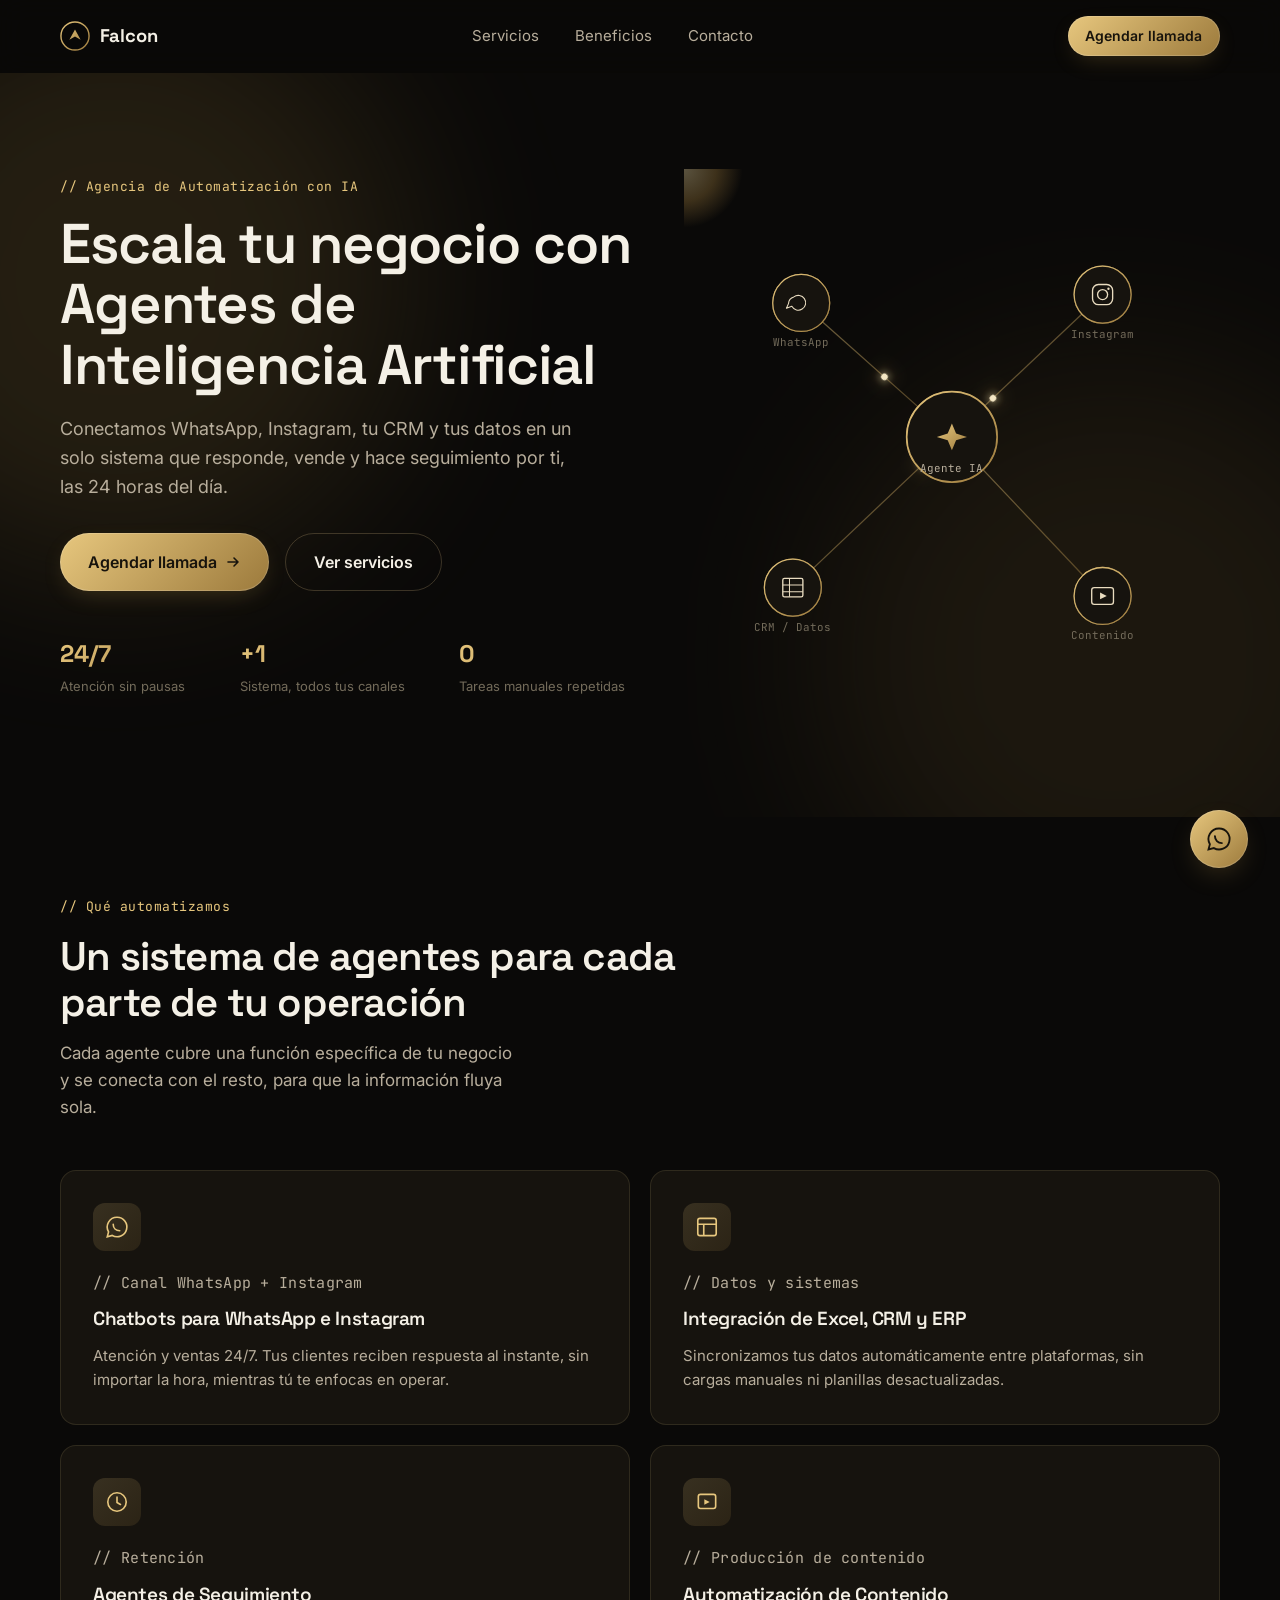
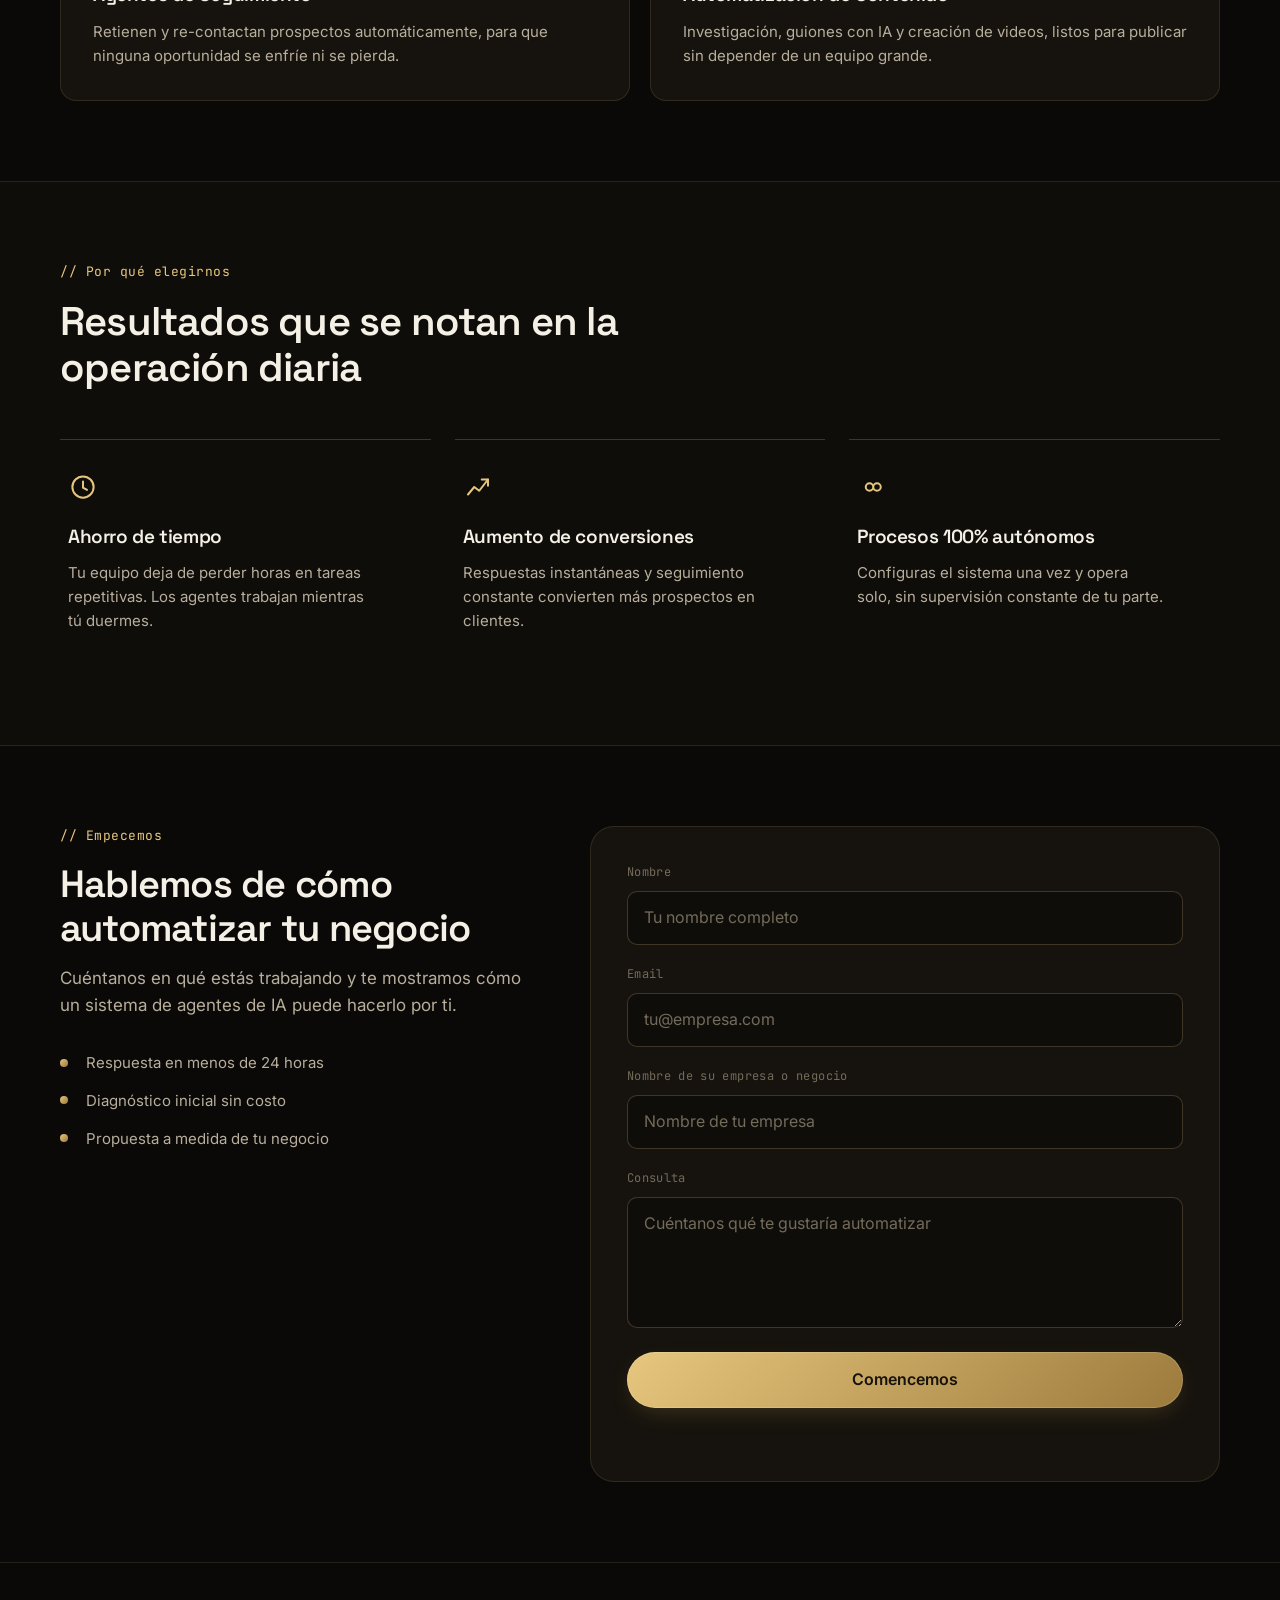
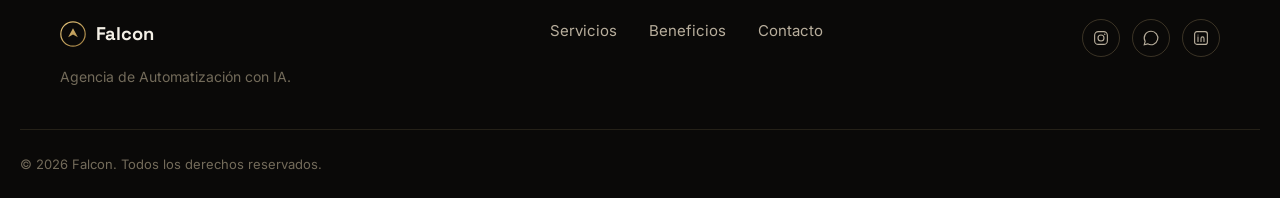
<file: index.html>
<!DOCTYPE html>
<html lang="es">
<head>
<meta charset="UTF-8">
<meta name="viewport" content="width=device-width, initial-scale=1.0">
<title>Falcon — Agencia de Automatización con IA</title>
<meta name="description" content="Falcon automatiza tu negocio con agentes de Inteligencia Artificial: WhatsApp, Instagram, CRM y contenido, trabajando 24/7.">
<link rel="icon" href="data:image/svg+xml,%3Csvg xmlns='http://www.w3.org/2000/svg' viewBox='0 0 64 64'%3E%3Cdefs%3E%3ClinearGradient id='g' x1='0' y1='0' x2='1' y2='1'%3E%3Cstop offset='0' stop-color='%23e7c77e'/%3E%3Cstop offset='1' stop-color='%239c7a3c'/%3E%3C/linearGradient%3E%3C/defs%3E%3Ccircle cx='32' cy='32' r='30' fill='%230a0908'/%3E%3Ccircle cx='32' cy='32' r='30' fill='none' stroke='url(%23g)' stroke-width='3'/%3E%3Cpath d='M20 40 L32 18 L44 40 L32 33 Z' fill='url(%23g)'/%3E%3C/svg%3E">
<link rel="preconnect" href="https://fonts.googleapis.com">
<link rel="preconnect" href="https://fonts.gstatic.com" crossorigin>
<link href="https://fonts.googleapis.com/css2?family=Space+Grotesk:wght@500;600;700&family=Inter:wght@400;500;600&family=JetBrains+Mono:wght@400;500&display=swap" rel="stylesheet">
<link rel="stylesheet" href="styles.css">
</head>
<body>

<a class="skip-link" href="#contenido">Saltar al contenido</a>

<header class="site-header" id="header">
  <div class="container header-inner">
    <a href="#inicio" class="logo" aria-label="Falcon, inicio">
      <svg class="logo-mark" width="30" height="30" viewBox="0 0 64 64" fill="none" aria-hidden="true">
        <circle cx="32" cy="32" r="30" fill="none" stroke="url(#logoGrad)" stroke-width="3"/>
        <path d="M20 40 L32 18 L44 40 L32 33 Z" fill="url(#logoGrad)"/>
        <defs>
          <linearGradient id="logoGrad" x1="0" y1="0" x2="64" y2="64" gradientUnits="userSpaceOnUse">
            <stop offset="0" stop-color="#e7c77e"/>
            <stop offset="1" stop-color="#9c7a3c"/>
          </linearGradient>
        </defs>
      </svg>
      <span class="logo-word">Falcon</span>
    </a>

    <nav class="main-nav" id="main-nav" aria-label="Navegación principal">
      <a href="#servicios">Servicios</a>
      <a href="#beneficios">Beneficios</a>
      <a href="#contacto">Contacto</a>
    </nav>

    <div class="header-actions">
      <a href="#contacto" class="btn btn-primary btn-small">Agendar llamada</a>
      <button class="nav-toggle" id="nav-toggle" aria-expanded="false" aria-controls="mobile-menu" aria-label="Abrir menú">
        <span></span><span></span><span></span>
      </button>
    </div>
  </div>

  <div class="mobile-menu" id="mobile-menu">
    <a href="#servicios">Servicios</a>
    <a href="#beneficios">Beneficios</a>
    <a href="#contacto">Contacto</a>
    <a href="#contacto" class="btn btn-primary">Agendar llamada</a>
  </div>
</header>

<main id="contenido">

  <!-- HERO -->
  <section class="hero" id="inicio">
    <div class="hero-glow hero-glow-a" aria-hidden="true"></div>
    <div class="hero-glow hero-glow-b" aria-hidden="true"></div>

    <div class="container hero-grid">
      <div class="hero-copy reveal">
        <p class="eyebrow">// Agencia de Automatización con IA</p>
        <h1 class="hero-title">Escala tu negocio con Agentes de Inteligencia Artificial</h1>
        <p class="hero-subtitle">Conectamos WhatsApp, Instagram, tu CRM y tus datos en un solo sistema que responde, vende y hace seguimiento por ti, las 24 horas del día.</p>
        <div class="hero-actions">
          <a href="#contacto" class="btn btn-primary btn-large">
            Agendar llamada
            <svg width="16" height="16" viewBox="0 0 16 16" fill="none" aria-hidden="true"><path d="M3 8h10M9 4l4 4-4 4" stroke="currentColor" stroke-width="1.6" stroke-linecap="round" stroke-linejoin="round"/></svg>
          </a>
          <a href="#servicios" class="btn btn-ghost btn-large">Ver servicios</a>
        </div>
        <dl class="hero-stats">
          <div>
            <dt>24/7</dt>
            <dd>Atención sin pausas</dd>
          </div>
          <div>
            <dt>+1</dt>
            <dd>Sistema, todos tus canales</dd>
          </div>
          <div>
            <dt>0</dt>
            <dd>Tareas manuales repetidas</dd>
          </div>
        </dl>
      </div>

      <div class="hero-visual" aria-hidden="true">
        <svg class="network" viewBox="0 0 640 640" xmlns="http://www.w3.org/2000/svg">
          <defs>
            <linearGradient id="lineGrad" x1="0" y1="0" x2="1" y2="1">
              <stop offset="0" stop-color="#e7c77e"/>
              <stop offset="1" stop-color="#9c7a3c"/>
            </linearGradient>
            <radialGradient id="hubGlow" cx="50%" cy="50%" r="50%">
              <stop offset="0" stop-color="#f0dca6"/>
              <stop offset="55%" stop-color="#9c7a3c"/>
              <stop offset="100%" stop-color="#9c7a3c" stop-opacity="0"/>
            </radialGradient>
          </defs>

          <path id="pathWA" class="network-line" d="M320,320 L140,160" />
          <path id="pathIG" class="network-line" d="M320,320 L500,150" />
          <path id="pathDB" class="network-line" d="M320,320 L130,500" />
          <path id="pathCT" class="network-line" d="M320,320 L500,510" />

          <circle class="packet" r="4" fill="#f4e6c4"><animateMotion dur="3.2s" repeatCount="indefinite" rotate="auto"><mpath href="#pathWA"/></animateMotion></circle>
          <circle class="packet" r="4" fill="#f4e6c4"><animateMotion dur="3.8s" begin="0.4s" repeatCount="indefinite" rotate="auto"><mpath href="#pathIG"/></animateMotion></circle>
          <circle class="packet" r="4" fill="#f4e6c4"><animateMotion dur="3.5s" begin="0.8s" repeatCount="indefinite" rotate="auto"><mpath href="#pathDB"/></animateMotion></circle>
          <circle class="packet" r="4" fill="#f4e6c4"><animateMotion dur="4.1s" begin="1.2s" repeatCount="indefinite" rotate="auto"><mpath href="#pathCT"/></animateMotion></circle>

          <g class="node" transform="translate(140,160)">
            <circle class="node-ring" r="34"/>
            <circle r="34" fill="#16130e" stroke="url(#lineGrad)" stroke-width="1.5"/>
            <path d="M-11,-9 a11,11 0 1 1 -3,14 l-8,3 3,-7 a11,11 0 0 1 8,-10z" transform="translate(0,0) scale(0.8)" fill="none" stroke="#e9dcc0" stroke-width="1.6" stroke-linejoin="round"/>
            <text x="0" y="52" text-anchor="middle" class="node-label">WhatsApp</text>
          </g>

          <g class="node" transform="translate(500,150)">
            <circle class="node-ring" r="34"/>
            <circle r="34" fill="#16130e" stroke="url(#lineGrad)" stroke-width="1.5"/>
            <rect x="-12" y="-12" width="24" height="24" rx="7" fill="none" stroke="#e9dcc0" stroke-width="1.6"/>
            <circle r="6" fill="none" stroke="#e9dcc0" stroke-width="1.6"/>
            <circle cx="7" cy="-7" r="1.4" fill="#e9dcc0"/>
            <text x="0" y="52" text-anchor="middle" class="node-label">Instagram</text>
          </g>

          <g class="node" transform="translate(130,500)">
            <circle class="node-ring" r="34"/>
            <circle r="34" fill="#16130e" stroke="url(#lineGrad)" stroke-width="1.5"/>
            <rect x="-12" y="-11" width="24" height="22" rx="2" fill="none" stroke="#e9dcc0" stroke-width="1.6"/>
            <path d="M-12,-3 h24 M-12,5 h24 M-4,-11 v22" stroke="#e9dcc0" stroke-width="1.2"/>
            <text x="0" y="52" text-anchor="middle" class="node-label">CRM / Datos</text>
          </g>

          <g class="node" transform="translate(500,510)">
            <circle class="node-ring" r="34"/>
            <circle r="34" fill="#16130e" stroke="url(#lineGrad)" stroke-width="1.5"/>
            <rect x="-13" y="-10" width="26" height="20" rx="3" fill="none" stroke="#e9dcc0" stroke-width="1.6"/>
            <path d="M-3,-4 l8,4 -8,4z" fill="#e9dcc0"/>
            <text x="0" y="52" text-anchor="middle" class="node-label">Contenido</text>
          </g>

          <g class="hub">
            <circle r="70" fill="url(#hubGlow)" opacity="0.35"/>
            <circle class="hub-ring" r="54"/>
            <circle r="54" fill="#16130e" stroke="url(#lineGrad)" stroke-width="2" transform="translate(320,320)" />
          </g>
          <g transform="translate(320,320)">
            <path d="M0,-16 L5,-4 L18,0 L5,4 L0,16 L-5,4 L-18,0 L-5,-4 Z" fill="url(#lineGrad)"/>
            <text x="0" y="42" text-anchor="middle" class="node-label node-label-hub">Agente IA</text>
          </g>
        </svg>
      </div>
    </div>
  </section>

  <!-- SERVICIOS -->
  <section class="section" id="servicios">
    <div class="container">
      <div class="section-head reveal">
        <p class="eyebrow">// Qué automatizamos</p>
        <h2>Un sistema de agentes para cada parte de tu operación</h2>
        <p class="section-lead">Cada agente cubre una función específica de tu negocio y se conecta con el resto, para que la información fluya sola.</p>
      </div>

      <div class="card-grid reveal">
        <article class="service-card">
          <div class="service-icon">
            <svg width="26" height="26" viewBox="0 0 24 24" fill="none" aria-hidden="true"><path d="M12 3a9 9 0 0 0-7.8 13.5L3 21l4.6-1.2A9 9 0 1 0 12 3z" stroke="currentColor" stroke-width="1.5"/><path d="M8.5 9.5c0 3.5 2.5 6 6 6" stroke="currentColor" stroke-width="1.5" stroke-linecap="round"/></svg>
          </div>
          <p class="service-tag">// Canal WhatsApp + Instagram</p>
          <h3>Chatbots para WhatsApp e Instagram</h3>
          <p>Atención y ventas 24/7. Tus clientes reciben respuesta al instante, sin importar la hora, mientras tú te enfocas en operar.</p>
        </article>

        <article class="service-card">
          <div class="service-icon">
            <svg width="26" height="26" viewBox="0 0 24 24" fill="none" aria-hidden="true"><rect x="3.5" y="4" width="17" height="16" rx="2" stroke="currentColor" stroke-width="1.5"/><path d="M3.5 9.5h17M9 9.5V20" stroke="currentColor" stroke-width="1.5"/></svg>
          </div>
          <p class="service-tag">// Datos y sistemas</p>
          <h3>Integración de Excel, CRM y ERP</h3>
          <p>Sincronizamos tus datos automáticamente entre plataformas, sin cargas manuales ni planillas desactualizadas.</p>
        </article>

        <article class="service-card">
          <div class="service-icon">
            <svg width="26" height="26" viewBox="0 0 24 24" fill="none" aria-hidden="true"><circle cx="12" cy="12" r="8.5" stroke="currentColor" stroke-width="1.5"/><path d="M12 7.5v5l3.2 1.8" stroke="currentColor" stroke-width="1.5" stroke-linecap="round"/></svg>
          </div>
          <p class="service-tag">// Retención</p>
          <h3>Agentes de Seguimiento</h3>
          <p>Retienen y re-contactan prospectos automáticamente, para que ninguna oportunidad se enfríe ni se pierda.</p>
        </article>

        <article class="service-card">
          <div class="service-icon">
            <svg width="26" height="26" viewBox="0 0 24 24" fill="none" aria-hidden="true"><rect x="4" y="5" width="16" height="13" rx="2" stroke="currentColor" stroke-width="1.5"/><path d="M9.5 9.5l5 2.5-5 2.5z" fill="currentColor"/></svg>
          </div>
          <p class="service-tag">// Producción de contenido</p>
          <h3>Automatización de Contenido</h3>
          <p>Investigación, guiones con IA y creación de videos, listos para publicar sin depender de un equipo grande.</p>
        </article>
      </div>
    </div>
  </section>

  <!-- BENEFICIOS -->
  <section class="section section-alt" id="beneficios">
    <div class="container">
      <div class="section-head reveal">
        <p class="eyebrow">// Por qué elegirnos</p>
        <h2>Resultados que se notan en la operación diaria</h2>
      </div>

      <div class="benefit-grid reveal">
        <article class="benefit-card">
          <svg width="30" height="30" viewBox="0 0 24 24" fill="none" aria-hidden="true"><circle cx="12" cy="12" r="8.5" stroke="url(#bGrad1)" stroke-width="1.6"/><path d="M12 7.5v5l3.2 1.8" stroke="url(#bGrad1)" stroke-width="1.6" stroke-linecap="round"/><defs><linearGradient id="bGrad1" x1="0" y1="0" x2="24" y2="24"><stop stop-color="#e7c77e"/><stop offset="1" stop-color="#9c7a3c"/></linearGradient></defs></svg>
          <h3>Ahorro de tiempo</h3>
          <p>Tu equipo deja de perder horas en tareas repetitivas. Los agentes trabajan mientras tú duermes.</p>
        </article>

        <article class="benefit-card">
          <svg width="30" height="30" viewBox="0 0 24 24" fill="none" aria-hidden="true"><path d="M4 18l5-6 4 3 7-9" stroke="url(#bGrad2)" stroke-width="1.6" stroke-linecap="round" stroke-linejoin="round"/><path d="M15 6h5v5" stroke="url(#bGrad2)" stroke-width="1.6" stroke-linecap="round" stroke-linejoin="round"/><defs><linearGradient id="bGrad2" x1="0" y1="0" x2="24" y2="24"><stop stop-color="#e7c77e"/><stop offset="1" stop-color="#9c7a3c"/></linearGradient></defs></svg>
          <h3>Aumento de conversiones</h3>
          <p>Respuestas instantáneas y seguimiento constante convierten más prospectos en clientes.</p>
        </article>

        <article class="benefit-card">
          <svg width="30" height="30" viewBox="0 0 24 24" fill="none" aria-hidden="true"><path d="M7 12a3 3 0 1 1 6 0 3 3 0 1 0 6 0 3 3 0 1 0-6 0 3 3 0 1 1-6 0z" stroke="url(#bGrad3)" stroke-width="1.6"/><defs><linearGradient id="bGrad3" x1="0" y1="0" x2="24" y2="24"><stop stop-color="#e7c77e"/><stop offset="1" stop-color="#9c7a3c"/></linearGradient></defs></svg>
          <h3>Procesos 100% autónomos</h3>
          <p>Configuras el sistema una vez y opera solo, sin supervisión constante de tu parte.</p>
        </article>
      </div>
    </div>
  </section>

  <!-- CONTACTO -->
  <section class="section" id="contacto">
    <div class="container contact-grid">
      <div class="contact-copy reveal">
        <p class="eyebrow">// Empecemos</p>
        <h2>Hablemos de cómo automatizar tu negocio</h2>
        <p class="section-lead">Cuéntanos en qué estás trabajando y te mostramos cómo un sistema de agentes de IA puede hacerlo por ti.</p>
        <ul class="contact-points">
          <li>Respuesta en menos de 24 horas</li>
          <li>Diagnóstico inicial sin costo</li>
          <li>Propuesta a medida de tu negocio</li>
        </ul>
      </div>

      <form class="contact-form reveal" id="contact-form" action="https://hook.us2.make.com/oigwajci0ab42h7y6mrriwmbvbpyjrw3" method="POST" novalidate>
        <div class="form-row">
          <label for="nombre">Nombre</label>
          <input type="text" id="nombre" name="nombre" autocomplete="name" required placeholder="Tu nombre completo">
        </div>
        <div class="form-row">
          <label for="email">Email</label>
          <input type="email" id="email" name="email" autocomplete="email" required placeholder="tu@empresa.com">
        </div>
        <div class="form-row">
          <label for="empresa">Nombre de su empresa o negocio</label>
          <input type="text" id="empresa" name="empresa" autocomplete="organization" required placeholder="Nombre de tu empresa">
        </div>
        <div class="form-row">
          <label for="mensaje">Consulta</label>
          <textarea id="mensaje" name="mensaje" rows="4" required placeholder="Cuéntanos qué te gustaría automatizar"></textarea>
        </div>
        <button type="submit" class="btn btn-primary btn-large form-submit">Comencemos</button>
        <p class="form-status" id="form-status" role="status" aria-live="polite"></p>
      </form>
    </div>
  </section>

</main>

<footer class="site-footer">
  <div class="container footer-inner">
    <div class="footer-brand">
      <a href="#inicio" class="logo" aria-label="Falcon, inicio">
        <svg class="logo-mark" width="26" height="26" viewBox="0 0 64 64" fill="none" aria-hidden="true">
          <circle cx="32" cy="32" r="30" fill="none" stroke="url(#logoGradFooter)" stroke-width="3"/>
          <path d="M20 40 L32 18 L44 40 L32 33 Z" fill="url(#logoGradFooter)"/>
          <defs>
            <linearGradient id="logoGradFooter" x1="0" y1="0" x2="64" y2="64" gradientUnits="userSpaceOnUse">
              <stop offset="0" stop-color="#e7c77e"/>
              <stop offset="1" stop-color="#9c7a3c"/>
            </linearGradient>
          </defs>
        </svg>
        <span class="logo-word">Falcon</span>
      </a>
      <p>Agencia de Automatización con IA.</p>
    </div>

    <nav class="footer-nav" aria-label="Navegación de pie de página">
      <a href="#servicios">Servicios</a>
      <a href="#beneficios">Beneficios</a>
      <a href="#contacto">Contacto</a>
    </nav>

    <div class="footer-social">
      <a href="https://www.instagram.com/tomasfalconnz/" target="_blank" rel="noopener noreferrer" aria-label="Falcon en Instagram (se abre en una pestaña nueva)">
        <svg width="18" height="18" viewBox="0 0 24 24" fill="none"><rect x="3.5" y="3.5" width="17" height="17" rx="5" stroke="currentColor" stroke-width="1.5"/><circle cx="12" cy="12" r="4" stroke="currentColor" stroke-width="1.5"/><circle cx="17" cy="7" r="1" fill="currentColor"/></svg>
      </a>
      <a href="https://wa.me/56961676116" target="_blank" rel="noopener noreferrer" aria-label="Falcon en WhatsApp (se abre en una pestaña nueva)">
        <svg width="18" height="18" viewBox="0 0 24 24" fill="none"><path d="M12 3a9 9 0 0 0-7.8 13.5L3 21l4.6-1.2A9 9 0 1 0 12 3z" stroke="currentColor" stroke-width="1.5"/></svg>
      </a>
      <a href="#" aria-label="Falcon en LinkedIn">
        <svg width="18" height="18" viewBox="0 0 24 24" fill="none"><rect x="3.5" y="3.5" width="17" height="17" rx="3" stroke="currentColor" stroke-width="1.5"/><path d="M8 10.5v6M8 8v.01M12 16.5v-4a2 2 0 0 1 4 0v4" stroke="currentColor" stroke-width="1.5" stroke-linecap="round"/></svg>
      </a>
    </div>
  </div>
  <div class="container footer-bottom">
    <p>© <span id="year">2026</span> Falcon. Todos los derechos reservados.</p>
  </div>
</footer>

<a class="whatsapp-float" href="https://wa.me/56961676116" target="_blank" rel="noopener noreferrer" aria-label="Escribir a Falcon por WhatsApp (se abre en una pestaña nueva)">
  <svg width="28" height="28" viewBox="0 0 24 24" fill="none" aria-hidden="true"><path d="M12 3a9 9 0 0 0-7.8 13.5L3 21l4.6-1.2A9 9 0 1 0 12 3z" stroke="currentColor" stroke-width="1.6"/><path d="M8.5 9.5c0 3.5 2.5 6 6 6" stroke="currentColor" stroke-width="1.6" stroke-linecap="round"/></svg>
</a>

<script src="script.js"></script>
</body>
</html>
</file>
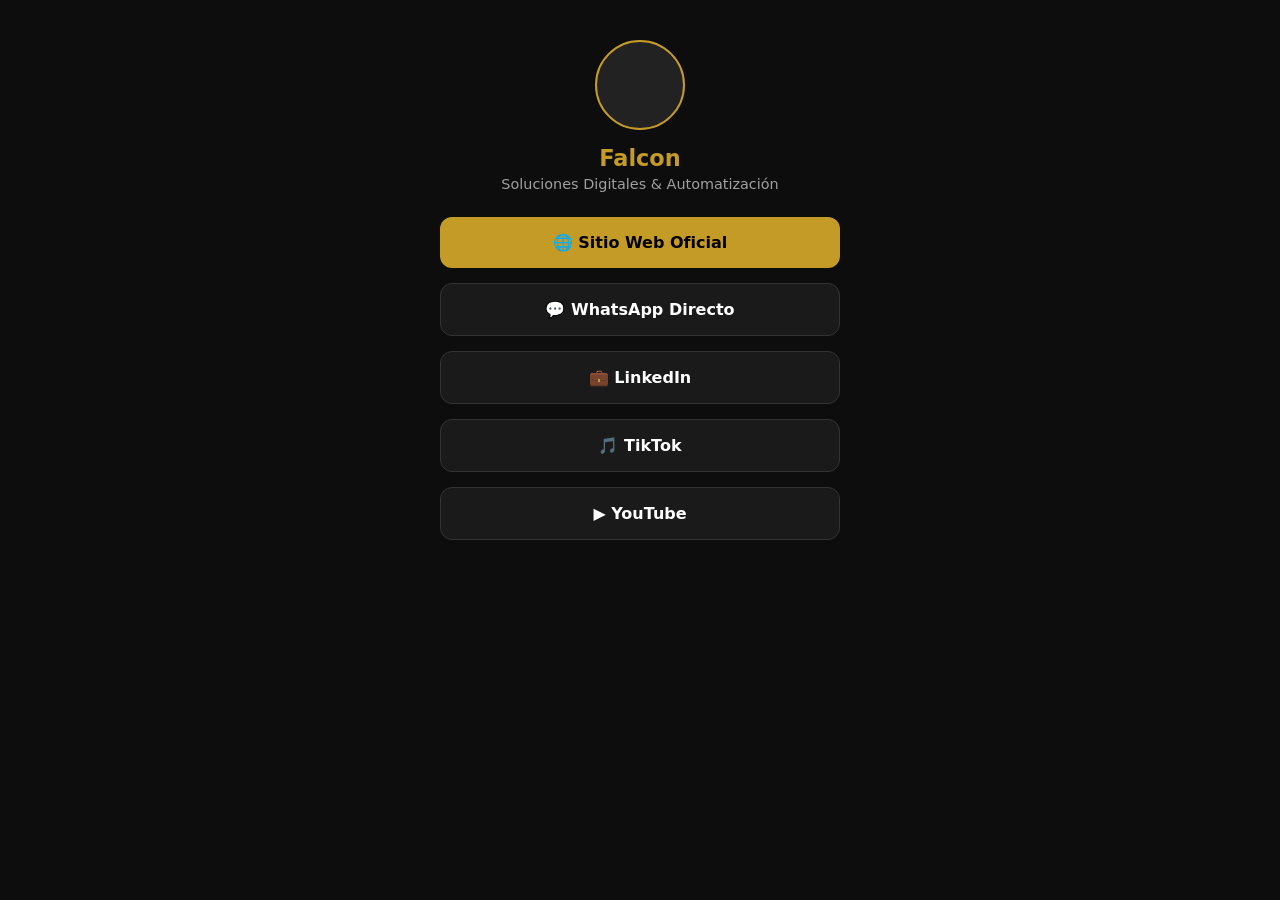
<file: links/index.html>
<!DOCTYPE html>
<html lang="es">
<head>
    <meta charset="UTF-8">
    <meta name="viewport" content="width=device-width, initial-scale=1.0">
    <title>Falcon | Enlaces Oficiales</title>
    <style>
        * { box-sizing: border-box; margin: 0; padding: 0; font-family: system-ui, sans-serif; }
        body { background-color: #0d0d0d; color: #ffffff; display: flex; justify-content: center; padding: 40px 20px; min-height: 100vh; }
        .container { width: 100%; max-width: 400px; text-align: center; }
        .profile-img { width: 90px; height: 90px; border-radius: 50%; background: #222; margin: 0 auto 15px; border: 2px solid #c59b27; }
        h1 { font-size: 1.4rem; color: #c59b27; margin-bottom: 5px; }
        p { font-size: 0.9rem; color: #a0a0a0; margin-bottom: 25px; }
        .link-card { display: block; background: #1a1a1a; color: #fff; text-decoration: none; padding: 16px; margin-bottom: 15px; border-radius: 12px; border: 1px solid #333; font-weight: 600; transition: all 0.2s ease; }
        .link-card:hover { border-color: #c59b27; transform: translateY(-2px); background: #222; }
        .primary { background: #c59b27; color: #000; border: none; }
        .primary:hover { background: #e0b338; color: #000; }
    </style>
</head>
<body>
    <div class="container">
        <div class="profile-img"></div>
        <h1>Falcon</h1>
        <p>Soluciones Digitales & Automatización</p>

        <!-- Botón Principal (Landing) -->
        <a href="https://tfalcon002.github.io/Proyecto-X/" class="link-card primary">🌐 Sitio Web Oficial</a>

        <!-- Futuros Canales -->
        <a href="#" class="link-card">💬 WhatsApp Directo</a>
        <a href="#" class="link-card">💼 LinkedIn</a>
        <a href="#" class="link-card">🎵 TikTok</a>
        <a href="#" class="link-card">▶️ YouTube</a>
    </div>
</body>
</html>
</file>
<file: styles.css>
/* ============================================
   Falcon — Design tokens
   ============================================ */
:root {
  --bg: #0a0908;
  --bg-elevated: #0f0d0a;
  --surface: #16130e;
  --surface-hover: #1c1811;
  --border: rgba(230, 200, 140, 0.12);
  --border-strong: rgba(230, 200, 140, 0.22);

  --text-primary: #f4f0e6;
  --text-secondary: #b8ae9c;
  --text-muted: #736b5a;

  --gold: #c9a24b;
  --gold-light: #e7c77e;
  --gold-deep: #9c7a3c;

  --gradient: linear-gradient(135deg, var(--gold-light) 0%, var(--gold-deep) 100%);
  --glow-gold: rgba(201, 162, 75, 0.28);

  --font-display: 'Space Grotesk', 'Segoe UI', sans-serif;
  --font-body: 'Inter', 'Segoe UI', sans-serif;
  --font-mono: 'JetBrains Mono', 'SFMono-Regular', monospace;

  --container: 1240px;
  --radius-sm: 10px;
  --radius-md: 16px;
  --radius-lg: 24px;

  --ease: cubic-bezier(0.16, 1, 0.3, 1);
}

/* ============================================
   Reset
   ============================================ */
*, *::before, *::after { box-sizing: border-box; }
html { scroll-behavior: smooth; }
body {
  margin: 0;
  background: var(--bg);
  color: var(--text-primary);
  font-family: var(--font-body);
  font-size: 16px;
  line-height: 1.6;
  -webkit-font-smoothing: antialiased;
}
img, svg { display: block; max-width: 100%; }
a { color: inherit; text-decoration: none; }
ul, dl { margin: 0; padding: 0; list-style: none; }
h1, h2, h3, p, dl, dd { margin: 0; }
button { font: inherit; color: inherit; background: none; border: none; cursor: pointer; }
input, textarea { font: inherit; color: inherit; }

:focus-visible {
  outline: 2px solid var(--gold-light);
  outline-offset: 3px;
  border-radius: 4px;
}

.skip-link {
  position: absolute;
  left: -999px;
  top: 0;
  background: var(--gold);
  color: #fff;
  padding: 0.75rem 1.25rem;
  border-radius: 0 0 8px 0;
  z-index: 200;
}
.skip-link:focus {
  left: 0;
}

.container {
  max-width: var(--container);
  margin: 0 auto;
  padding: 0 1.5rem;
}

@media (min-width: 768px) {
  .container { padding: 0 2.5rem; }
}

/* ============================================
   Typography
   ============================================ */
h1, h2, h3 { font-family: var(--font-display); font-weight: 600; letter-spacing: -0.02em; }

.eyebrow {
  font-family: var(--font-mono);
  font-size: 0.8125rem;
  letter-spacing: 0.04em;
  color: var(--gold-light);
  margin: 0 0 1rem;
}

.section-lead {
  color: var(--text-secondary);
  font-size: 1.0625rem;
  max-width: 42ch;
  margin-top: 0.9rem;
}

/* ============================================
   Buttons
   ============================================ */
.btn {
  display: inline-flex;
  align-items: center;
  gap: 0.5rem;
  font-family: var(--font-body);
  font-weight: 600;
  font-size: 0.9375rem;
  padding: 0.75rem 1.4rem;
  border-radius: 999px;
  transition: transform 0.25s var(--ease), box-shadow 0.25s var(--ease), background 0.25s var(--ease), border-color 0.25s var(--ease);
  white-space: nowrap;
}
.btn-primary {
  background: var(--gradient);
  color: #17130c;
  box-shadow: 0 0 0 1px rgba(255,255,255,0.16) inset, 0 8px 24px -8px var(--glow-gold);
}
.btn-primary:hover {
  transform: translateY(-2px);
  box-shadow: 0 0 0 1px rgba(255,255,255,0.1) inset, 0 14px 32px -8px var(--glow-gold);
}
.btn-ghost {
  background: transparent;
  color: var(--text-primary);
  border: 1px solid var(--border-strong);
}
.btn-ghost:hover {
  border-color: var(--gold-light);
  background: rgba(201, 162, 75, 0.1);
}
.btn-large { padding: 0.95rem 1.75rem; font-size: 1rem; }
.btn-small { padding: 0.55rem 1.1rem; font-size: 0.875rem; }
.btn:disabled { opacity: 0.6; cursor: not-allowed; transform: none; }

/* ============================================
   Header
   ============================================ */
.site-header {
  position: sticky;
  top: 0;
  z-index: 100;
  background: rgba(10, 9, 8, 0.72);
  backdrop-filter: blur(14px);
  -webkit-backdrop-filter: blur(14px);
  border-bottom: 1px solid transparent;
  transition: border-color 0.3s ease, background 0.3s ease;
}
.site-header.scrolled {
  border-bottom-color: var(--border);
  background: rgba(10, 9, 8, 0.9);
}

.header-inner {
  display: flex;
  align-items: center;
  justify-content: space-between;
  height: 72px;
  gap: 1.5rem;
}

.logo {
  display: inline-flex;
  align-items: center;
  gap: 0.6rem;
}
.logo-word {
  font-family: var(--font-display);
  font-weight: 700;
  font-size: 1.15rem;
  letter-spacing: -0.01em;
}

.main-nav {
  display: none;
  align-items: center;
  gap: 2.25rem;
  font-size: 0.9375rem;
  color: var(--text-secondary);
}
.main-nav a { transition: color 0.2s ease; }
.main-nav a:hover { color: var(--text-primary); }

.header-actions { display: flex; align-items: center; gap: 1rem; }
.header-actions .btn-small { display: none; }

@media (min-width: 900px) {
  .main-nav { display: flex; }
  .header-actions .btn-small { display: inline-flex; }
}

.nav-toggle {
  display: flex;
  flex-direction: column;
  justify-content: center;
  gap: 5px;
  width: 40px;
  height: 40px;
  align-items: center;
}
.nav-toggle span {
  width: 20px;
  height: 2px;
  background: var(--text-primary);
  border-radius: 2px;
  transition: transform 0.25s ease, opacity 0.25s ease;
}
.nav-toggle[aria-expanded="true"] span:nth-child(1) { transform: translateY(7px) rotate(45deg); }
.nav-toggle[aria-expanded="true"] span:nth-child(2) { opacity: 0; }
.nav-toggle[aria-expanded="true"] span:nth-child(3) { transform: translateY(-7px) rotate(-45deg); }

@media (min-width: 900px) {
  .nav-toggle { display: none; }
}

.mobile-menu {
  display: flex;
  flex-direction: column;
  gap: 0.25rem;
  max-height: 0;
  overflow: hidden;
  padding: 0 1.5rem;
  border-bottom: 1px solid transparent;
  transition: max-height 0.35s var(--ease), padding 0.35s var(--ease), border-color 0.35s ease;
}
.mobile-menu.open {
  max-height: 320px;
  padding: 0.5rem 1.5rem 1.5rem;
  border-bottom-color: var(--border);
}
.mobile-menu a {
  padding: 0.75rem 0;
  font-size: 1rem;
  color: var(--text-secondary);
  border-bottom: 1px solid var(--border);
}
.mobile-menu .btn { margin-top: 1rem; justify-content: center; border-bottom: none; }

@media (min-width: 900px) {
  .mobile-menu { display: none; }
}

/* ============================================
   Hero
   ============================================ */
.hero {
  position: relative;
  overflow: hidden;
  padding: 4.5rem 0 5rem;
}

.hero-glow {
  position: absolute;
  width: 46vw;
  height: 46vw;
  max-width: 620px;
  max-height: 620px;
  border-radius: 50%;
  filter: blur(90px);
  opacity: 0.5;
  pointer-events: none;
  z-index: 0;
}
.hero-glow-a { background: var(--glow-gold); top: -12%; left: -14%; }
.hero-glow-b { background: var(--glow-gold); bottom: -18%; right: -10%; opacity: 0.35; }

.hero-grid {
  position: relative;
  z-index: 1;
  display: grid;
  gap: 3rem;
  align-items: center;
}

.hero-title {
  font-size: clamp(2.25rem, 5.5vw, 3.5rem);
  line-height: 1.08;
  margin-bottom: 1.25rem;
}

.hero-subtitle {
  color: var(--text-secondary);
  font-size: 1.125rem;
  max-width: 48ch;
  margin-bottom: 2rem;
}

.hero-actions {
  display: flex;
  flex-wrap: wrap;
  gap: 1rem;
  margin-bottom: 2.75rem;
}
.hero-actions svg { flex-shrink: 0; }

.hero-stats {
  display: grid;
  grid-template-columns: repeat(3, auto);
  gap: 1.75rem;
}
.hero-stats dt {
  font-family: var(--font-display);
  font-size: 1.5rem;
  font-weight: 700;
  background: var(--gradient);
  -webkit-background-clip: text;
  background-clip: text;
  color: transparent;
}
.hero-stats dd {
  font-size: 0.8125rem;
  color: var(--text-muted);
  margin-top: 0.15rem;
}

.hero-visual {
  position: relative;
  z-index: 1;
}

.network { width: 100%; height: auto; }

.network-line {
  stroke: url(#lineGrad);
  stroke-width: 1.5;
  fill: none;
  opacity: 0.45;
}

.packet {
  filter: drop-shadow(0 0 5px #f0dca6) drop-shadow(0 0 10px rgba(201, 162, 75, 0.6));
}

.node-ring {
  fill: none;
  stroke: var(--gold-light);
  stroke-width: 1.5;
  opacity: 0.5;
  transform-box: fill-box;
  transform-origin: center;
  animation: ping 3.6s ease-out infinite;
}
.node:nth-child(6) .node-ring { animation-delay: 0.4s; }
.node:nth-child(7) .node-ring { animation-delay: 0.9s; }
.node:nth-child(8) .node-ring { animation-delay: 1.4s; }

@keyframes ping {
  0% { transform: scale(0.85); opacity: 0.55; }
  70% { transform: scale(1.35); opacity: 0; }
  100% { transform: scale(1.35); opacity: 0; }
}

.hub-ring {
  fill: none;
  stroke: url(#lineGrad);
  stroke-width: 1.5;
  opacity: 0.6;
  transform-box: fill-box;
  transform-origin: center;
  transform: translate(320px, 320px);
  animation: ping-hub 3s ease-out infinite;
}
@keyframes ping-hub {
  0% { transform: translate(320px, 320px) scale(0.9); opacity: 0.6; }
  70% { transform: translate(320px, 320px) scale(1.25); opacity: 0; }
  100% { transform: translate(320px, 320px) scale(1.25); opacity: 0; }
}

.node-label {
  font-family: var(--font-mono);
  font-size: 13px;
  fill: var(--text-muted);
}
.node-label-hub {
  fill: var(--text-secondary);
  font-size: 13px;
}

@media (min-width: 1024px) {
  .hero { padding: 6rem 0 7rem; }
  .hero-grid { grid-template-columns: 1.05fr 0.95fr; gap: 2rem; }
}

@media (prefers-reduced-motion: reduce) {
  html { scroll-behavior: auto; }
  .node-ring, .hub-ring, .reveal { animation: none !important; }
}

/* ============================================
   Sections
   ============================================ */
.section { padding: 5rem 0; }
.section-alt { background: var(--bg-elevated); border-top: 1px solid var(--border); border-bottom: 1px solid var(--border); }

.section-head { max-width: 640px; margin-bottom: 3rem; }
.section-head h2 { font-size: clamp(1.75rem, 3.5vw, 2.5rem); line-height: 1.15; }

/* ============================================
   Services
   ============================================ */
.card-grid {
  display: grid;
  gap: 1.25rem;
  grid-template-columns: 1fr;
}
@media (min-width: 640px) {
  .card-grid { grid-template-columns: repeat(2, 1fr); }
}

.service-card {
  background: var(--surface);
  border: 1px solid var(--border);
  border-radius: var(--radius-md);
  padding: 2rem;
  transition: border-color 0.3s ease, transform 0.3s var(--ease), background 0.3s ease;
}
.service-card:hover {
  border-color: var(--border-strong);
  background: var(--surface-hover);
  transform: translateY(-4px);
}

.service-icon {
  width: 48px;
  height: 48px;
  display: flex;
  align-items: center;
  justify-content: center;
  border-radius: 12px;
  background: linear-gradient(135deg, rgba(231,199,126,0.16), rgba(156,122,60,0.16));
  color: var(--gold-light);
  margin-bottom: 1.25rem;
}

.service-tag {
  font-family: var(--font-mono);
  font-size: 0.75rem;
  color: var(--gold-light);
  letter-spacing: 0.02em;
  margin-bottom: 0.6rem;
}

.service-card h3 {
  font-size: 1.1875rem;
  margin-bottom: 0.6rem;
}
.service-card p { color: var(--text-secondary); font-size: 0.9375rem; }

/* ============================================
   Benefits
   ============================================ */
.benefit-grid {
  display: grid;
  gap: 1.5rem;
  grid-template-columns: 1fr;
}
@media (min-width: 768px) {
  .benefit-grid { grid-template-columns: repeat(3, 1fr); }
}

.benefit-card {
  padding: 2rem 0.5rem;
  border-top: 1px solid var(--border-strong);
}
.benefit-card svg { margin-bottom: 1.25rem; }
.benefit-card h3 { font-size: 1.1875rem; margin-bottom: 0.6rem; }
.benefit-card p { color: var(--text-secondary); font-size: 0.9375rem; max-width: 34ch; }

/* ============================================
   Contact
   ============================================ */
.contact-grid {
  display: grid;
  gap: 3rem;
}
@media (min-width: 1024px) {
  .contact-grid { grid-template-columns: 0.85fr 1.15fr; gap: 4rem; }
}

.contact-copy h2 { font-size: clamp(1.75rem, 3.5vw, 2.375rem); line-height: 1.15; margin-bottom: 0.25rem; }

.contact-points {
  margin-top: 2rem;
  display: flex;
  flex-direction: column;
  gap: 0.85rem;
}
.contact-points li {
  position: relative;
  padding-left: 1.6rem;
  color: var(--text-secondary);
  font-size: 0.9375rem;
}
.contact-points li::before {
  content: '';
  position: absolute;
  left: 0;
  top: 0.45rem;
  width: 8px;
  height: 8px;
  border-radius: 50%;
  background: var(--gradient);
}

.contact-form {
  background: var(--surface);
  border: 1px solid var(--border);
  border-radius: var(--radius-lg);
  padding: 2.25rem;
  display: flex;
  flex-direction: column;
  gap: 1.25rem;
}

.form-row { display: flex; flex-direction: column; gap: 0.5rem; }
.form-row label {
  font-family: var(--font-mono);
  font-size: 0.75rem;
  letter-spacing: 0.03em;
  color: var(--text-muted);
}
.form-row input,
.form-row textarea {
  background: var(--bg-elevated);
  border: 1px solid var(--border-strong);
  border-radius: var(--radius-sm);
  padding: 0.85rem 1rem;
  color: var(--text-primary);
  transition: border-color 0.25s ease, box-shadow 0.25s ease;
  resize: vertical;
}
.form-row input::placeholder,
.form-row textarea::placeholder { color: var(--text-muted); }
.form-row input:focus,
.form-row textarea:focus {
  outline: none;
  border-color: var(--gold-light);
  box-shadow: 0 0 0 3px rgba(201, 162, 75, 0.18);
}

.form-submit { justify-content: center; margin-top: 0.25rem; }

.form-status {
  font-size: 0.875rem;
  color: var(--gold-light);
  min-height: 1.2em;
}

/* ============================================
   Footer
   ============================================ */
.site-footer {
  border-top: 1px solid var(--border);
  padding: 3.5rem 0 0;
}

.footer-inner {
  display: flex;
  flex-direction: column;
  gap: 2rem;
  padding-bottom: 2.5rem;
}
@media (min-width: 768px) {
  .footer-inner { flex-direction: row; justify-content: space-between; align-items: flex-start; }
}

.footer-brand p { color: var(--text-muted); font-size: 0.875rem; margin-top: 0.75rem; }

.footer-nav {
  display: flex;
  flex-direction: column;
  gap: 0.6rem;
  font-size: 0.9375rem;
  color: var(--text-secondary);
}
@media (min-width: 768px) {
  .footer-nav { flex-direction: row; gap: 2rem; }
}
.footer-nav a:hover { color: var(--text-primary); }

.footer-social { display: flex; gap: 0.75rem; }
.footer-social a {
  width: 38px;
  height: 38px;
  display: flex;
  align-items: center;
  justify-content: center;
  border: 1px solid var(--border-strong);
  border-radius: 50%;
  color: var(--text-secondary);
  transition: border-color 0.25s ease, color 0.25s ease;
}
.footer-social a:hover { border-color: var(--gold-light); color: var(--gold-light); }

.footer-bottom {
  border-top: 1px solid var(--border);
  padding: 1.5rem 0;
}
.footer-bottom p { color: var(--text-muted); font-size: 0.8125rem; }

/* ============================================
   Scroll reveal
   ============================================ */
.reveal {
  transition: opacity 0.7s var(--ease), transform 0.7s var(--ease);
}
.reveal.reveal-armed {
  opacity: 0;
  transform: translateY(18px);
}
.reveal.in-view {
  opacity: 1;
  transform: translateY(0);
}

/* ============================================
   WhatsApp — botón flotante
   ============================================ */
.whatsapp-float {
  position: fixed;
  right: 1.5rem;
  bottom: 1.5rem;
  z-index: 90;
  width: 58px;
  height: 58px;
  display: flex;
  align-items: center;
  justify-content: center;
  border-radius: 50%;
  background: var(--gradient);
  color: #17130c;
  box-shadow: 0 0 0 1px rgba(255,255,255,0.16) inset, 0 10px 28px -8px var(--glow-gold);
  transition: transform 0.25s var(--ease), box-shadow 0.25s var(--ease);
}
.whatsapp-float:hover {
  transform: translateY(-3px) scale(1.04);
  box-shadow: 0 0 0 1px rgba(255,255,255,0.22) inset, 0 16px 36px -8px var(--glow-gold);
}

@media (min-width: 768px) {
  .whatsapp-float { right: 2rem; bottom: 2rem; }
}
</file>
